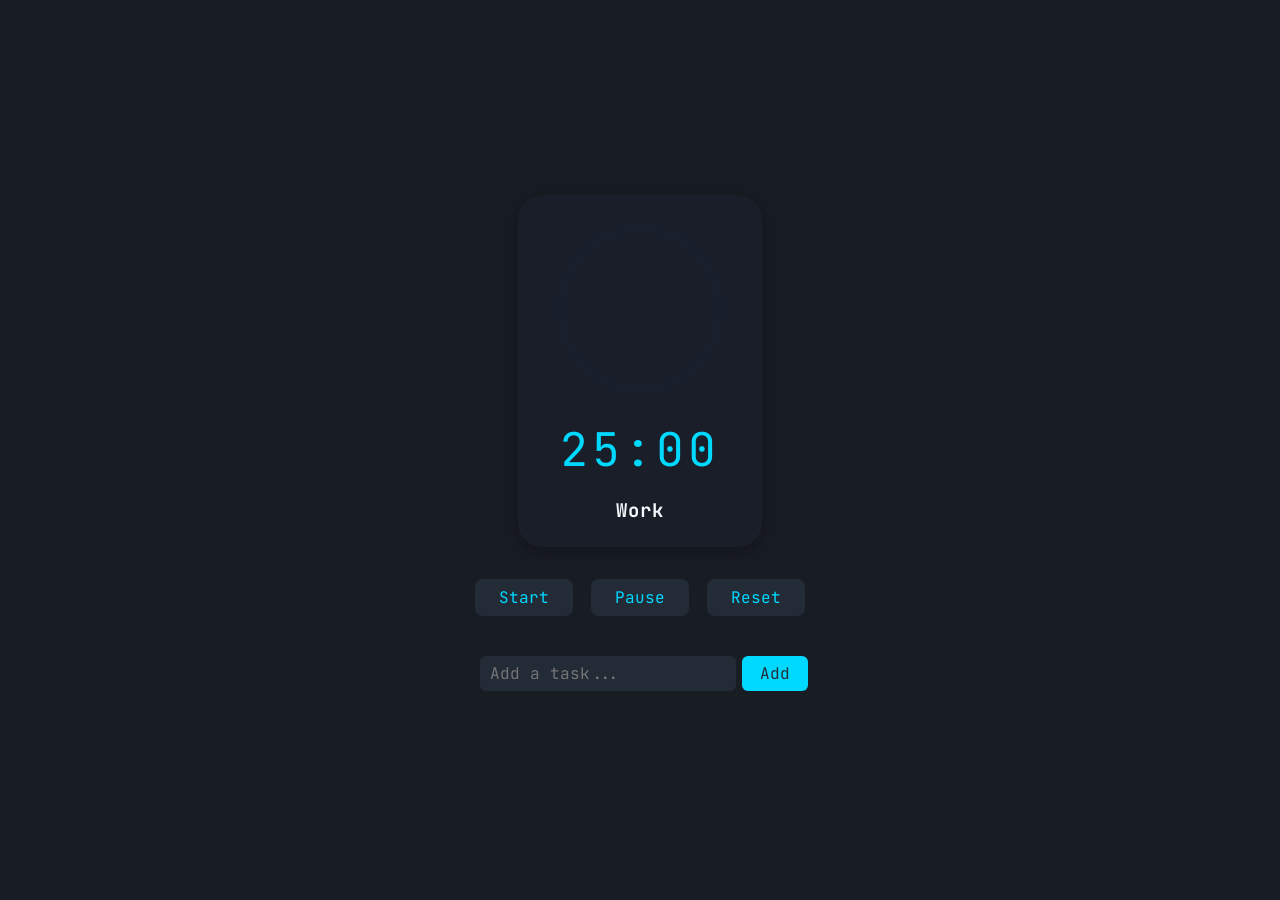
<file: examples/pomodoro/index.html>
<!DOCTYPE html>
<html lang="en">
<head>
  <meta charset="UTF-8">
  <meta name="viewport" content="width=device-width,initial-scale=1.0">
  <title>Pomodoro Timer</title>
  <link rel="stylesheet" href="style.css">
</head>
<body>
  <div class="center-container">
    <div class="timer-container">
      <svg class="timer-svg" width="180" height="180">
        <circle class="timer-bg" cx="90" cy="90" r="80" fill="none" stroke="#232b37" stroke-width="14"/>
        <circle id="timer-ring" cx="90" cy="90" r="80" fill="none" stroke="#00d9ff" stroke-width="14" stroke-linecap="round"/>
      </svg>
      <div id="timer-display" class="timer-display">25:00</div>
      <div id="session-label" class="session-label">Work</div>
    </div>
    <div class="timer-controls">
      <button id="start-btn">Start</button>
      <button id="pause-btn">Pause</button>
      <button id="reset-btn">Reset</button>
    </div>
    <div class="task-list-container">
      <div class="task-input-row">
        <input id="task-input" type="text" placeholder="Add a task..." maxlength="48">
        <button id="add-task-btn">Add</button>
      </div>
      <div id="task-list" class="task-list"></div>
    </div>
  </div>
  <script src="script.js"></script>
  <script>
    loadFontsAndTheme();
    window.taskList = new TaskList('pomodoro-tasks');
    taskList.load();
    renderTaskList(taskList.getTasks());
    window.pomodoro = new PomodoroTimer(
      25 * 60,
      (mm, ss, progress) => renderTimer(mm, ss, progress),
      (isWork) => {
        updateSessionUI(isWork);
        if (!isWork) playBeep();
      }
    );
    renderTimer(...Object.values(window.pomodoro.getTimeLeft()), window.pomodoro.getProgress());
    updateSessionUI(true);
    bindUIEvents();
  </script>
</body>
</html>
</file>
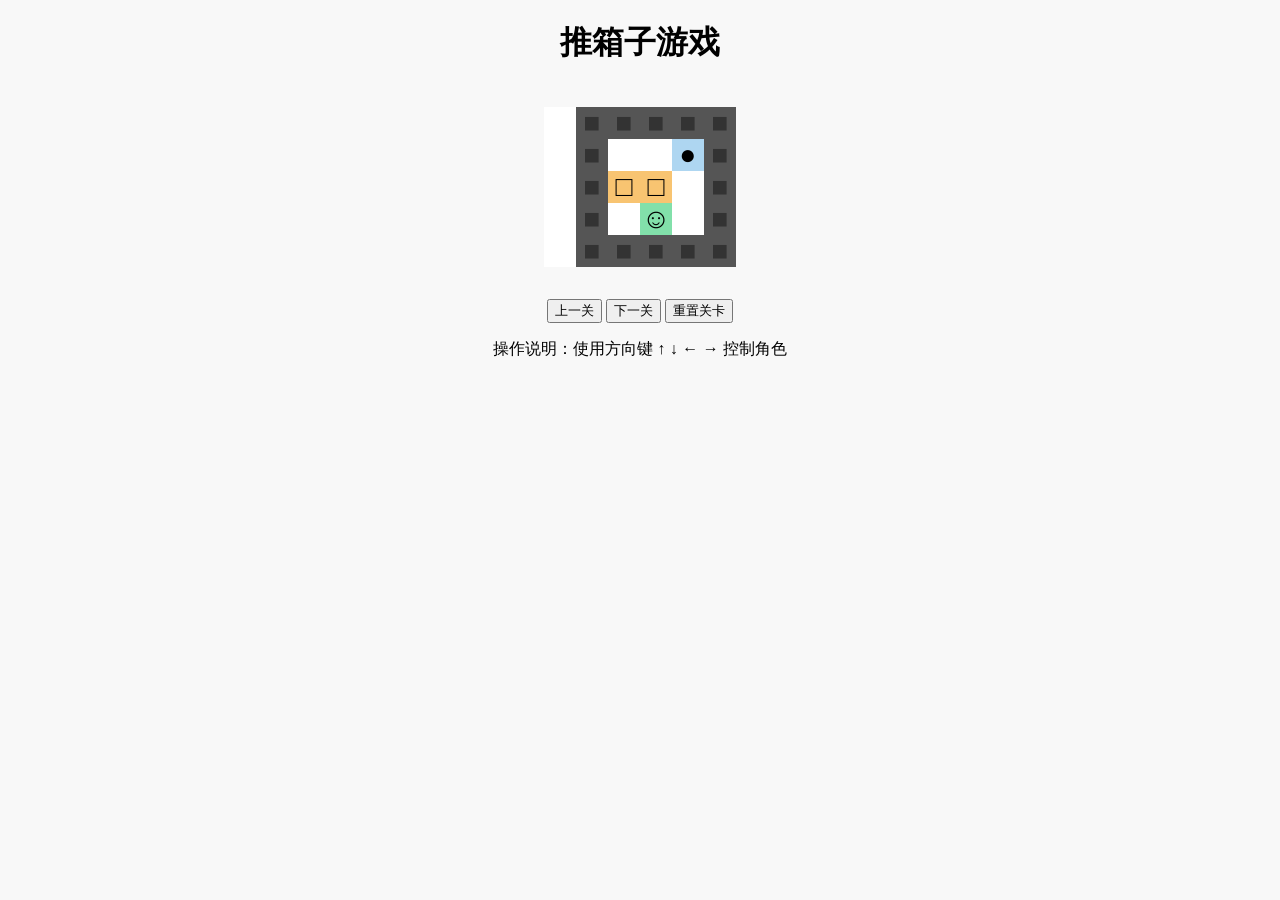
<file: examples/tuixiangzi/index.html>
<!DOCTYPE html>
<html lang="zh-CN">
<head>
    <meta charset="UTF-8">
    <title>推箱子游戏</title>
    <link rel="stylesheet" href="style.css">
</head>
<body>
    <h1>推箱子游戏</h1>
    <div id="game"></div>
    <div id="controls" style="margin:12px 0;">
      <button onclick="prevLevel()">上一关</button>
      <button onclick="nextLevel()">下一关</button>
      <button onclick="resetGame()">重置关卡</button>
    </div>
    <p>操作说明：使用方向键 ↑ ↓ ← → 控制角色</p>
    <script src="main.js"></script>
</body>
</html>
</file>
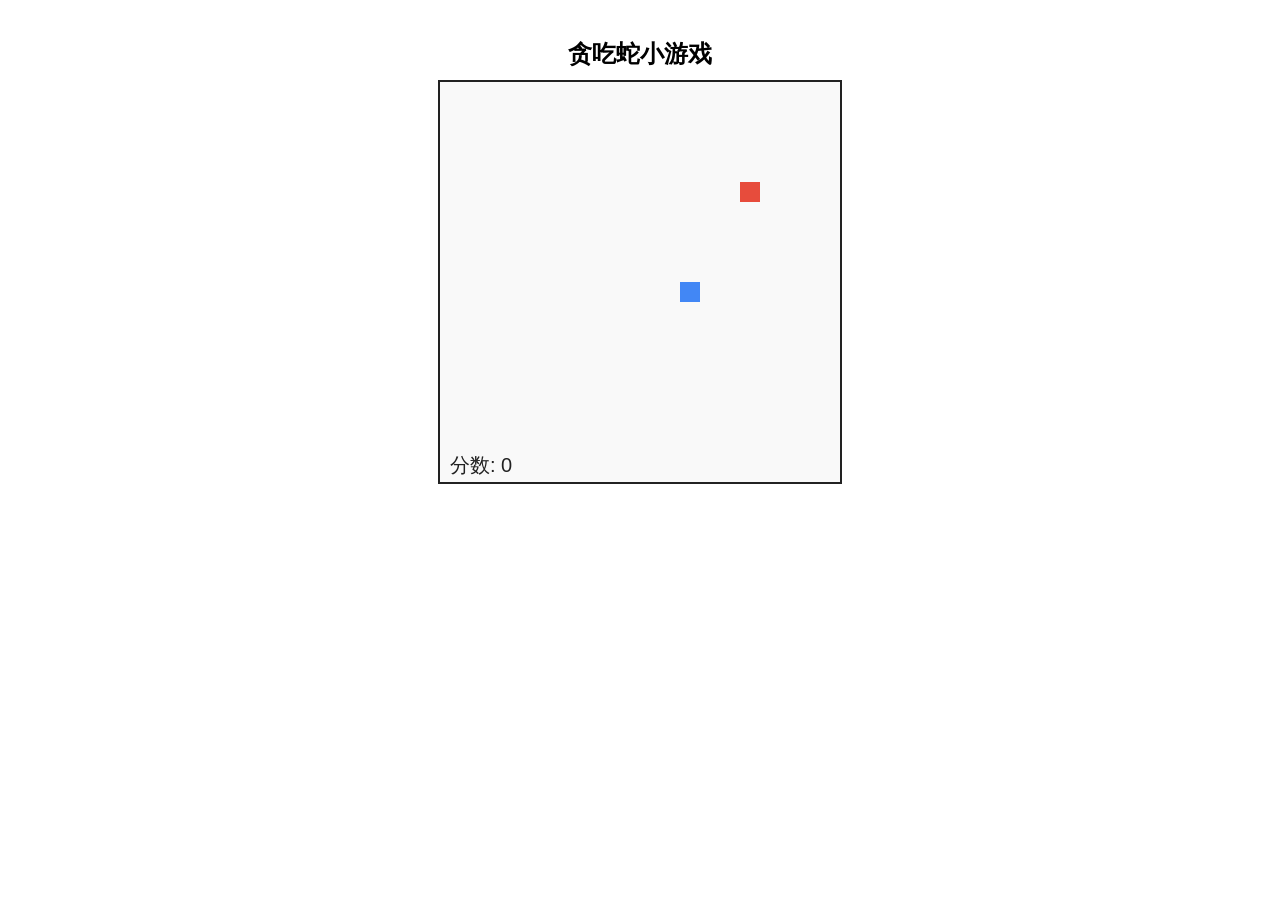
<file: examples/snake.html>
<!DOCTYPE html>
<html lang="zh-CN">
<head>
    <meta charset="UTF-8">
    <title>贪吃蛇</title>
    <link rel="stylesheet" href="snake.css">
</head>
<body>
    <h2>贪吃蛇小游戏</h2>
    <canvas id="gameCanvas" width="400" height="400"></canvas>
    <script src="snake.js"></script>
</body>
</html>
</file>
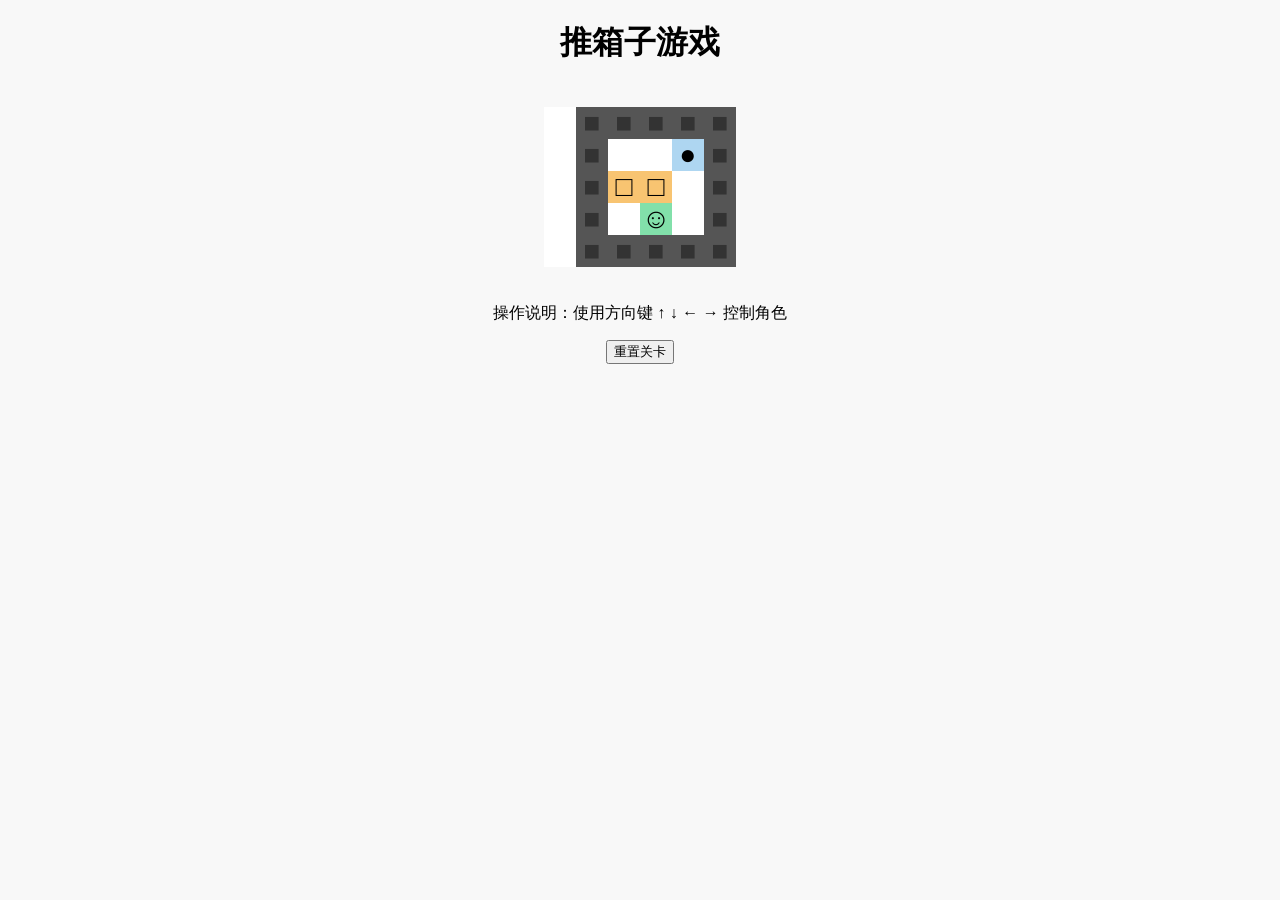
<file: examples/sokoban.html>
<!DOCTYPE html>
<html lang="zh-CN">
<head>
    <meta charset="UTF-8">
    <title>推箱子游戏</title>
    <link rel="stylesheet" href="sokoban.css">
</head>
<body>
    <h1>推箱子游戏</h1>
    <div id="game"></div>
    <p>操作说明：使用方向键 ↑ ↓ ← → 控制角色</p>
    <button onclick="resetGame()">重置关卡</button>
    <script src="sokoban.js"></script>
</body>
</html>
</file>
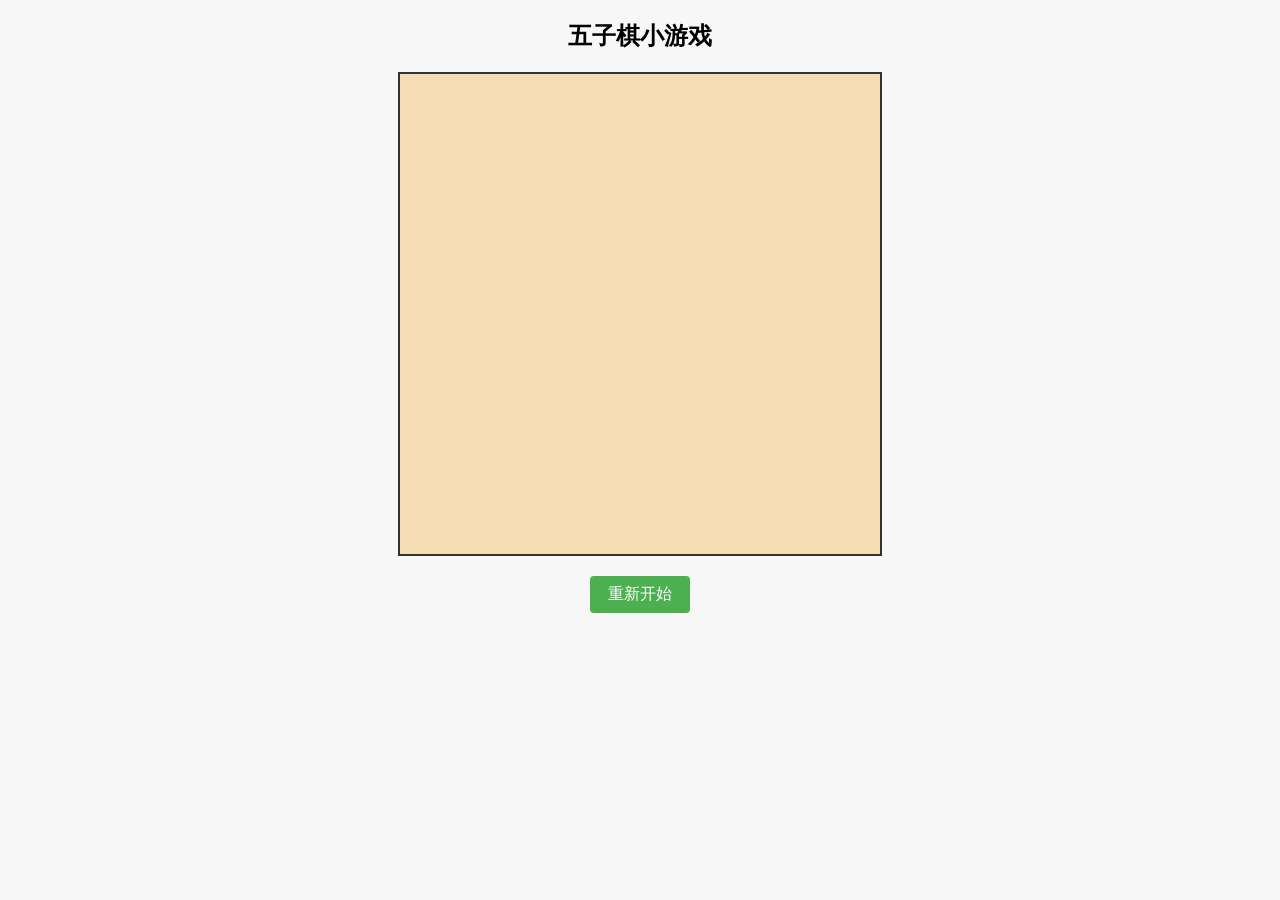
<file: examples/wuziqi.html>
<!DOCTYPE html>
<html lang="zh">
<head>
    <meta charset="UTF-8">
    <title>五子棋小游戏</title>
    <link rel="stylesheet" href="wuziqi.css">
</head>
<body>
    <h2>五子棋小游戏</h2>
    <div id="game">
        <canvas id="board" width="480" height="480"></canvas>
        <div id="status"></div>
        <button id="restart">重新开始</button>
    </div>
    <script src="wuziqi.js"></script>
</body>
</html>
</file>
<file: examples/pomodoro/style.css>
body {
  background: var(--bg, #181c23);
  color: #f3f8fa;
  font-family: var(--font, JetBrains Mono, monospace);
  margin: 0;
  min-height: 100vh;
  display: flex;
  align-items: center;
  justify-content: center;
}

.center-container {
  display: flex;
  flex-direction: column;
  align-items: center;
  gap: 32px;
  min-width: 320px;
}

.timer-container {
  display: flex;
  flex-direction: column;
  align-items: center;
  background: var(--session-bg, #191e29);
  border-radius: 24px;
  box-shadow: 0 4px 16px #0004;
  padding: 24px 32px;
  gap: 12px;
}

.timer-svg {
  display: block;
  margin-bottom: 8px;
}

.timer-bg {
  opacity: 0.19;
}

#timer-ring {
  transition: stroke-dashoffset 0.5s cubic-bezier(0.77,0,0.18,1);
}

.timer-display {
  font-size: 2.9rem;
  font-family: var(--font, JetBrains Mono, monospace);
  letter-spacing: 0.09em;
  margin-bottom: 2px;
  color: var(--accent, #00d9ff);
}

.session-label {
  font-size: 1.18rem;
  font-weight: bold;
  margin-top: 4px;
  color: #f3f8fa;
  letter-spacing: 0.06em;
}

.timer-controls {
  display: flex;
  gap: 18px;
}

.timer-controls button {
  font-family: var(--font, JetBrains Mono, monospace);
  font-size: 1rem;
  padding: 8px 24px;
  border-radius: 8px;
  border: none;
  background: #232b37;
  color: var(--accent, #00d9ff);
  cursor: pointer;
  transition: background 0.2s;
}

.timer-controls button:hover {
  background: var(--accent, #00d9ff);
  color: #232b37;
}

.task-list-container {
  width: 100%;
  max-width: 320px;
  margin-top: 8px;
}

.task-input-row {
  display: flex;
  gap: 6px;
}

#task-input {
  flex: 1;
  font-family: var(--font, JetBrains Mono, monospace);
  font-size: 1rem;
  padding: 7px 10px;
  border-radius: 6px;
  border: none;
  background: #232b37;
  color: #f3f8fa;
}

#add-task-btn {
  font-family: var(--font, JetBrains Mono, monospace);
  font-size: 1rem;
  padding: 7px 18px;
  border-radius: 6px;
  border: none;
  background: var(--accent, #00d9ff);
  color: #232b37;
  cursor: pointer;
  transition: background 0.2s;
}

#add-task-btn:hover {
  background: #232b37;
  color: var(--accent, #00d9ff);
}

.task-list {
  margin-top: 14px;
  display: flex;
  flex-direction: column;
  gap: 7px;
}

.task-item {
  display: flex;
  align-items: center;
  gap: 8px;
  background: #232b37;
  border-radius: 7px;
  padding: 8px 12px;
}

.task-item input[type="checkbox"] {
  width: 19px;
  height: 19px;
  accent-color: var(--accent, #00d9ff);
}

.task-item .completed {
  text-decoration: line-through;
  color: #5fd9ff;
}

.task-item .del-btn {
  background: none;
  border: none;
  color: #f3f8fa;
  font-size: 1rem;
  cursor: pointer;
  padding: 0 4px;
}

.task-item .del-btn:hover {
  color: #ff3b3b;
}

@media (max-width: 600px) {
  .timer-container {
    padding: 16px 8px;
  }
  .center-container {
    min-width: 0;
  }
  .task-list-container {
    max-width: 95vw;
  }
}
</file>
<file: examples/tuixiangzi/style.css>
body {
    font-family: Arial, sans-serif;
    text-align: center;
    background: #f8f8f8;
}
#game {
    display: inline-block;
    margin: 20px auto;
}
.row {
    height: 32px;
}
.cell {
    width: 32px;
    height: 32px;
    display: inline-block;
    vertical-align: top;
    font-size: 28px;
    line-height: 32px;
}
.wall {
    background: #555;
    color: #333;
}
.floor {
    background: #fff;
}
.box {
    background: #f8c471;
}
.target {
    background: #aed6f1;
}
.player {
    background: #82e0aa;
}
.box-on-target {
    background: #58d68d;
}
</file>
<file: examples/snake.css>
body {
    display: flex;
    flex-direction: column;
    align-items: center;
    font-family: Arial, sans-serif;
}
h2 {
    margin-top: 30px;
    margin-bottom: 10px;
}
canvas {
    border: 2px solid #222;
    background: #f9f9f9;
}
</file>
<file: examples/sokoban.css>
body {
    font-family: Arial, sans-serif;
    text-align: center;
    background: #f8f8f8;
}
#game {
    display: inline-block;
    margin: 20px auto;
}
.row {
    height: 32px;
}
.cell {
    width: 32px;
    height: 32px;
    display: inline-block;
    vertical-align: top;
    font-size: 28px;
    line-height: 32px;
}
.wall {
    background: #555;
    color: #333;
}
.floor {
    background: #fff;
}
.box {
    background: #f8c471;
}
.target {
    background: #aed6f1;
}
.player {
    background: #82e0aa;
}
.box-on-target {
    background: #58d68d;
}
</file>
<file: examples/wuziqi.css>
body { font-family: '微软雅黑', Arial, sans-serif; background: #f7f7f7; }
h2 { text-align: center; }
#game { display: flex; flex-direction: column; align-items: center; }
#board { background: #f5deb3; border: 2px solid #333; margin-bottom: 10px; }
#status { font-size: 18px; margin-bottom: 10px; }
#restart { padding: 8px 18px; font-size: 16px; background: #4caf50; color: #fff; border: none; border-radius: 4px; cursor: pointer; }
#restart:hover { background: #388e3c; }
</file>
